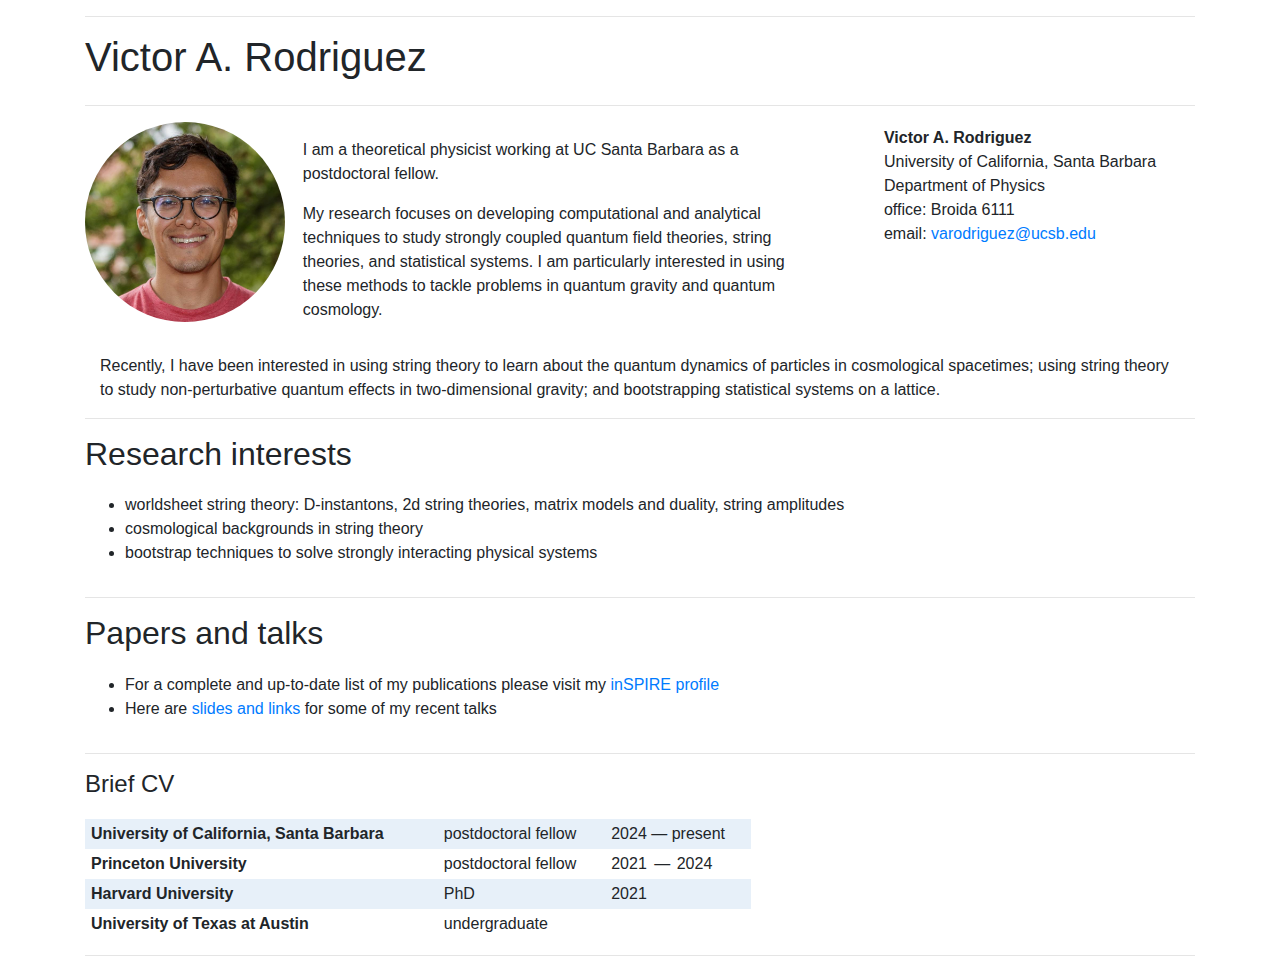
<file: index.html>
<!DOCTYPE html>
<html lang="en">
  <head>
    <meta charset="UTF-8">
    <meta http-equiv="X-UA-Compatible" content="IE=edge">
    <meta name="viewport" content="width=device-width, initial-scale=1">
    <meta name="description" content="Victor Rodriguez's research in string theory, quantum gravity, and cosmology.">
    <meta name="robots" content="index, follow">
    <title>Victor A. Rodriguez | Theoretical Physicist</title>
    <meta property="og:title" content="Victor A. Rodriguez | Theoretical Physicist">
    <meta property="og:description" content="Research in string theory, quantum gravity, and cosmology.">
    <meta property="og:type" content="website">
    <meta property="og:url" content="https://rodriguez-va.github.io/">
    <!-- You can also include an image -->
    <!-- <meta property="og:image" content="https://rodriguez-va.github.io/images/preview.png"> -->
    <meta name="google-site-verification" content="QH4piw2P3mcD8QZq7MRlnBHwqqLN_sIdfmC8iufqxD4" />
    <link rel="icon" href="images/favicon.ico" type="image/x-icon">
    <link rel="shortcut icon" href="images/favicon.ico" type="image/x-icon">
    <!-- Bootstrap -->
    <link href="css/bootstrap-4.4.1.css" rel="stylesheet">
	  <!-- myclasses -->
<!--    <link href="css/myclasses.css">-->
	<style>
	table {
/*	  font-family: arial, sans-serif;*/
	  border-collapse: collapse;
	  width: 60%;
	}

	td, th {
/*	  border: 1px solid #dddddd;*/
	  text-align: left;
	  padding: 3px 6px;
	}

	tr:nth-child(odd) {
	  background-color: #E7F0F9;
	}
    
.clipped {
   clip-path: circle();
/*
   height: 200px;
   width: 200px;
*/
}
    
.circular--portrait {
  position: relative;
  overflow: hidden;
  width: 200px;
  height: 200px;
  border-radius: 50%;
}

.circular--portrait img {
  width: 100%;
  height: auto;
  margin-top: -10px;
}
    
.circle-image {
  width: 200px;
  height: 200px;
  border-radius: 50%;
  overflow: hidden;
/*  position: relative;*/
}
.circle-image img {
  width: 100%;
  height: 100%;
  object-fit: cover;
  object-position: center;
}
    
	</style>
  </head>
  <body>
    <div class="container">
      <hr>
      <div class="row">
        <div class="col-6">
<!--          <h1>Victor A. Rodriguez&nbsp;</h1>-->
          <a href="index.html" style="text-decoration:none;color:inherit;" ><h1>Victor A. Rodriguez&nbsp;</h1></a>
        </div>
<!--
        <div class="col-6">
          <p class="text-right"><a href="">Download my Resume</a></p>
        </div>
-->
      </div>
      <hr>
      <div class="row">
        <div class="col-md-8 col-sm-12">
          <div class="media">
<!--
            <div class="circular--portrait">
              <img src="images/bix1.png"/>
            </div> 
-->
<!--
            <div class="circle-image">
              <img src="images/bix1.png"/>
            </div> 
-->
<!-- PIC: Display one picture at random    -->
<!--              <div class="circle-image">  -->
              <div class="circular--portrait">
                <img id="randomImage" src="" alt="Random Circular Image">
              </div>
              <script>
                // Array of image URLs
                const imageUrls = [
                  'images/bix1.jpg',
                  'images/bix2.jpg',
                  'images/bix3.jpg'
                ];

                // Get a random index from the imageUrls array
                const randomIndex = Math.floor(Math.random() * imageUrls.length);

                // Set the src attribute of the img element to the randomly chosen image URL
                const randomImage = document.getElementById('randomImage');
                randomImage.src = imageUrls[randomIndex];
              </script>
            
            &nbsp;&nbsp;&nbsp;&nbsp;
            <div class="media-body">
              <p></p>
              <p> I am a theoretical physicist working at UC Santa Barbara as a postdoctoral fellow. </p>
              <!-- <p> The two main subjects of my research are fundamental aspects of string theory and bootstrap techniques to solve strongly coupled physical systems. </p> -->
              <p> My research focuses on developing computational and analytical techniques to study strongly coupled quantum field theories, string theories, and statistical systems. I am particularly interested in using these methods to tackle problems in quantum gravity and quantum cosmology.
            </div> 
        </div>

</div>
        <div class="col-md-4 col-sm-12">
          <div class="row justify-content-md-around m-1">
            <address>
              <strong>Victor A. Rodriguez</strong><br>
<!--              Future Faculty in the Physical Sciences fellow <br>-->
              University of California, Santa Barbara <br>
              Department of Physics  <br>
              office: Broida 6111 <br>
              email: <a href="mailto:#">varodriguez@ucsb.edu</a>
            </address>
          </div>
        </div>
      </div>
      
      <div class="col-md-12 col-sm-12 col-xl-12">
        <p></p>
        <p> Recently, I have been interested in using string theory to learn about the quantum dynamics of particles in cosmological spacetimes; using string theory to study non-perturbative quantum effects in two-dimensional gravity; and bootstrapping statistical systems on a lattice.&nbsp;</p>
      </div>
      <hr>

      
      
      
<!-- RESEARCH INTERESTS -->
	  <div class="row">
        <div class="col-md-12 col-sm-12">
          <h2 style="margin-bottom: 20px;">Research interests</h2>
<!--
			<h2 >Research interests</h2>
			<br>
-->
			<ul>
<!--			  <li> worldsheet string perturbation theory 	</li>-->
        <li> worldsheet string  theory: D-instantons, 2d string theories, matrix models and duality, string amplitudes 	</li>
			  <li> cosmological backgrounds in string theory  </li>
			  <li> bootstrap techniques to solve strongly interacting physical systems 	</li>
			</ul>
        </div>
      </div>
      <hr>

<!-- PUBLICATIONS -->
	  <div class="row">
        <div class="col-md-12 col-sm-12">
          <h2 style="margin-bottom: 20px;">Papers and talks</h2>
			<ul>
			  <li> For a complete and up-to-date list of my publications please visit my <a href="https://inspirehep.net/authors/2020367?ui-citation-summary=true" target="_blank">inSPIRE profile</a> 	</li>
			  <li> Here are <a href="talks.html">slides and links</a> for some of my recent talks 	</li>
<!--			  <li> Click here for old code that I used in previous papers	</li>-->
			</ul>
        </div>
      </div>
      <hr>
		
<!-- CV etc -->
	  <div class="row">
        <div class="col-md-12 col-sm-12">
          <h4 style="margin-bottom: 20px;">Brief CV</h4>
		    </div>
    </div>
  <table>
  <tr>
  <!-- <td> <strong>University of California, Santa Barbara</strong> </td> -->
  <td><span style="font-weight: 600;">University of California, Santa Barbara</span></td>
  <td> postdoctoral fellow </td> 
  <td> 2024 <span>&#8212;</span> present </td>
  </tr>
  <tr>
  <!-- <td> <strong>Princeton University</strong> </td> -->
  <td> <span style="font-weight: 600;">Princeton University</span></td>
	<td> postdoctoral fellow </td> 
	<td> 2021 <span style="margin-left: 3px; margin-right: 2px;">&#8212;</span> 2024 </td>
  </tr>
  <tr>
  <!-- <td> <strong>Harvard University</strong> </td> -->
  <td> <span style="font-weight: 600;">Harvard University</span></td>
  <td> PhD </td>
	<td> 2021 </td>
  </tr>
  <tr>
	<!-- <td> <strong>University of Texas at Austin</strong> </td> -->
  <td><span style="font-weight: 600;">University of Texas at Austin</span></td>
  <td> undergraduate </td> 
	<td>  </td>
  </tr>
  </table>
  <hr>	
		

<!-- from template -->
<!--
      <div class="row">
        <div class="col-md-6 col-sm-12">
          <h2>Education</h2>
          <hr>
          <div class="row">
            <div class="col-6">
              <h4>College of Web Design</h4>
            </div>
            <div class="col-6">
              <h5 class="text-right"><span aria-hidden="true"></span> Jan 2002 - Dec 2006</h5>
            </div>
          </div>
          <h5><span class="badge badge-secondary">Bachelors</span></h5>
          <p>Lorem ipsum dolor sit amet, consectetur adipisicing elit. Sint, recusandae, corporis, tempore nam fugit deleniti sequi excepturi quod repellat laboriosam soluta laudantium amet dicta non ratione distinctio nihil dignissimos esse!</p>
          <div class="row">
            <div class="col-6">
              <h4>University of Web Design</h4>
            </div>
            <div class="col-6">
              <h5 class="text-right"><span aria-hidden="true"></span> Jan 2007 - Dec 2008</h5>
            </div>
          </div>
          <h5><span class="badge badge-secondary">Masters</span></h5>
          <p>Lorem ipsum dolor sit amet, consectetur adipisicing elit. Sint, recusandae, corporis, tempore nam fugit deleniti sequi excepturi quod repellat laboriosam soluta laudantium amet dicta non ratione distinctio nihil dignissimos esse!</p>
        </div>
        <div class="col-md-6 col-sm-12">
          <h2>Skill Set</h2>
          <hr>
        </div>
      </div>
      <hr>


      <h2>Work Experience</h2>
      <hr>
      <div class="row">
        <div class="col-md-6 col-sm-12">
          <div class="row">
            <div class="col-5">
              <h4>ABC Corp.</h4>
            </div>
            <div class="col-6">
              <h5 class="text-right"><span aria-hidden="true"></span> Jan 2002 - Dec 2006</h5>
            </div>
          </div>
          <h5><span class="badge badge-secondary">Web Developer</span></h5>
          <p>Lorem ipsum dolor sit amet, consectetur adipisicing elit. Sint, recusandae, corporis, tempore nam fugit deleniti sequi excepturi quod repellat laboriosam soluta laudantium amet dicta non ratione distinctio nihil dignissimos esse!</p>
          <ul>
            <li>Lorem ipsum dolor sit amet.</li>
            <li>Lorem ipsum dolor sit amet, consectetur.</li>
            <li>Lorem ipsum dolor sit amet, consectetur adipisicing.</li>
          </ul>
        </div>
        <div class="col-md-6 col-sm-12">
          <div class="row">
            <div class="col-5">
              <h4>XYZ Corp.</h4>
            </div>
            <div class="col-6">
              <h5 class="text-right"><span aria-hidden="true"></span> Jan 2002 - Dec 2006</h5>
            </div>
          </div>
          <h5><span class="badge badge-secondary">Senior Web Developer</span></h5>
          <p>Lorem ipsum dolor sit amet, consectetur adipisicing elit. Sint, recusandae, corporis, tempore nam fugit deleniti sequi excepturi quod repellat laboriosam soluta laudantium amet dicta non ratione distinctio nihil dignissimos esse!</p>
          <ul>
            <li>Lorem ipsum dolor sit amet.</li>
            <li>Lorem ipsum dolor sit amet, consectetur.</li>
            <li>Lorem ipsum dolor sit amet, consectetur adipisicing.</li>
          </ul>
        </div>
      </div>
      <hr>
      <h2>Portfolio</h2>
      <hr>
      <div class="container">
        <div class="row text-center">
          <div class="col-sm-4 col-12 p-0"><img class="img-thumbnail"  src="images/300X200.gif" alt=""></div>
          <div class="col-sm-4 col-12 p-0"><img class="img-thumbnail"  src="images/300X200.gif" alt=""></div>
          <div class="col-sm-4 col-12 p-0"><img class="img-thumbnail"  src="images/300X200.gif" alt=""></div>
        </div>
        <div class="row text-center">
          <div class="col-sm-4 col-12 p-0"><img class="img-thumbnail"  src="images/300X200.gif" alt=""></div>
          <div class="col-sm-4 col-12 p-0"><img class="img-thumbnail"  src="images/300X200.gif" alt=""></div>
          <div class="col-sm-4 col-12 p-0"><img class="img-thumbnail"  src="images/300X200.gif" alt=""></div>
        </div>
      </div>
      <hr>
-->

<!--
      <h2>Contact</h2>
      <hr>
      <div class="container">
        <div class="row justify-content-center">
          <div class="col-lg-8  col-12 jumbotron">
            <form>
              <div class="form-group">
                <label for="name">Name</label>
                <input type="text" class="form-control" id="name" name="name" placeholder="Name">
              </div>
              <div class="form-group">
                <label for="email">E-Mail</label>
                <input type="email" class="form-control" id="email" name="email" placeholder="Email Address" aria-describedby="emailHelp">
                <span id="emailHelp" class="form-text text-muted" style="display: none;">Please enter a valid e-mail address.</span>
              </div>
              <div class="form-group">
                <label for="message">Message</label>
                <textarea rows="10" cols="100" class="form-control" id="message" name="message" placeholder="Message" aria-describedby="messageHelp"></textarea>
                <span id="messageHelp" class="form-text text-muted" style="display: none;">Please enter a message.</span>
              </div>
              <div class="text-center">
                <button type="submit" class="btn btn-primary">Submit</button>
              </div>
            </form>
          </div>
        </div>
      </div>
      <hr>
-->
      
      <footer class="text-center">
        <div class="container">
          <div class="row">
            <div class="col-12">
<!--              <p>Copyright © vrodriguez. All rights reserved.</p>-->
<!--              <p>Copyright © vrodriguez </p>-->
            </div>
          </div>
        </div>
      </footer>
    </div>
    <!-- jQuery (necessary for Bootstrap's JavaScript plugins) -->
    <script src="js/jquery-3.4.1.min.js"></script>
    <!-- Include all compiled plugins (below), or include individual files as needed -->
    <script src="js/popper.min.js"></script>
    <script src="js/bootstrap-4.4.1.js"></script>
  </body>
</html>
</file>
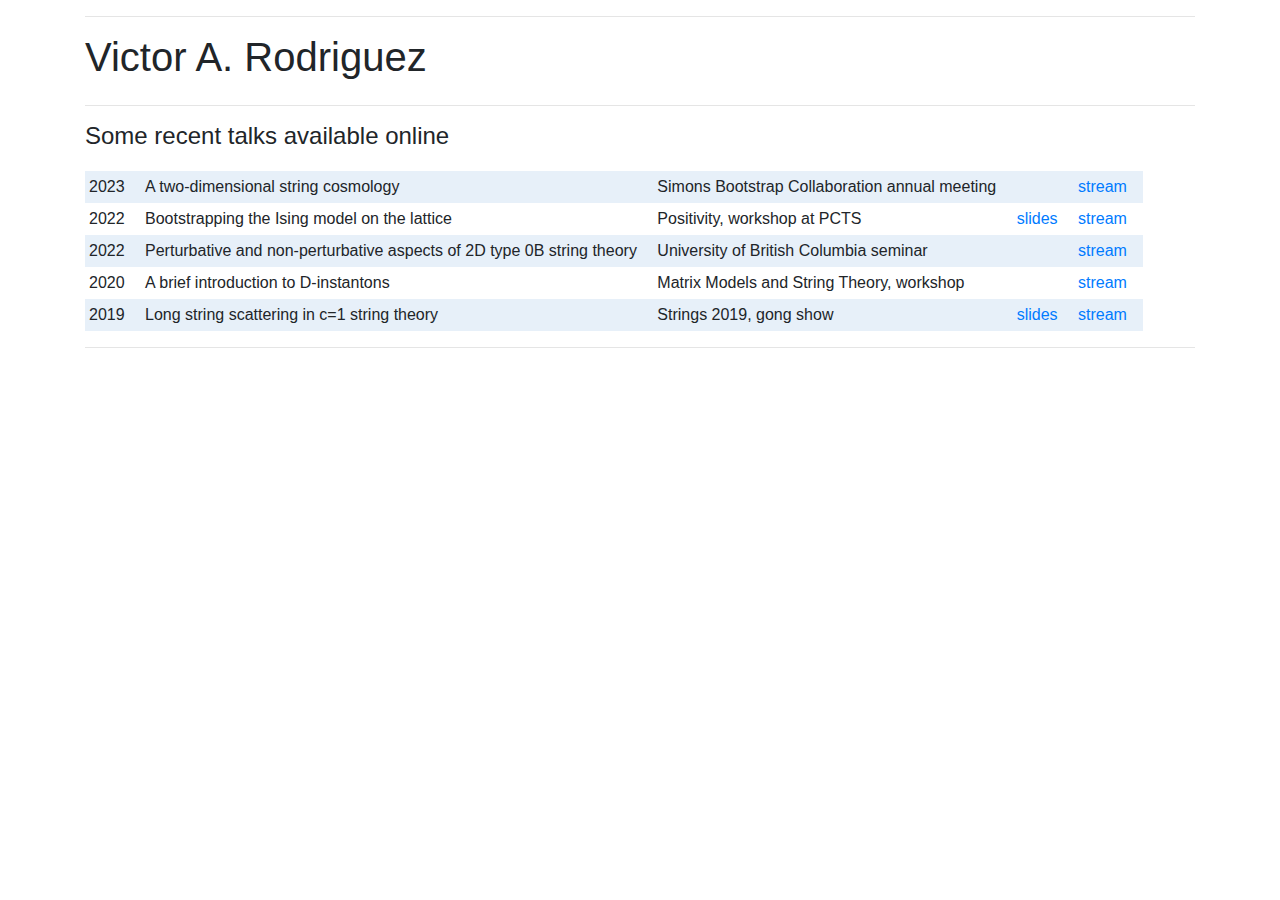
<file: talks.html>
<!doctype html>
<html>
<head>
<meta charset="UTF-8">
<meta http-equiv="X-UA-Compatible" content="IE=edge">
<meta name="viewport" content="width=device-width, initial-scale=1">
<title>VAR talks</title>
<link rel="icon" href="images/favicon.ico" type="image/x-icon">
<link rel="shortcut icon" href="images/favicon.ico" type="image/x-icon">
<link href="css/bootstrap-4.4.1.css" rel="stylesheet">
	
<style>
	table {
/*	  font-family: arial, sans-serif;*/
	  border-collapse: collapse;
/*	  width: 100%;*/
	}

	td, th {
/*	  border: 1px solid #dddddd;*/
	  text-align: left;
	  padding: 4px;
	}

	tr:nth-child(odd) {
	  background-color: #E7F0F9;
	}
</style>
	
</head>
	
<div class="container">
<hr>
  <div class="row">
    <div class="col-6">
<!--      <h1>Victor A. Rodriguez&nbsp;</h1>-->
      <a href="index.html" style="text-decoration:none;color:inherit;" ><h1>Victor A. Rodriguez&nbsp;</h1></a>
    </div>
  </div>
<hr>

<div class="row">
  <div class="col-md-12 col-sm-12">
    <h4 style="margin-bottom: 20px;">Some recent talks available online</h4>
  </div>
</div>

<table>
  <tr>
	<td> 2023 &ensp; </td>
    <td> A two-dimensional string cosmology &ensp; </td> 
    <td> Simons Bootstrap Collaboration annual meeting &ensp; </td>
    <td> &ensp; </td>
    <td> <a href="https://www.youtube.com/watch?v=bOqtUJ9cOU0" target="_blank">stream</a> &ensp; </td>
  </tr>
  <tr>
    <td> 2022 </td>
    <td> Bootstrapping the Ising model on the lattice &ensp; </td> 
    <td> Positivity, workshop at PCTS &ensp; </td>
    <td> <a href="talks/2022VictorRodriguez_Positivity_LatticeBootstrap.pdf"> slides </a> &ensp; </td>
    <td> <a href="https://www.youtube.com/watch?v=HgIy1FbsEk4" target="_blank">stream</a> &ensp; </td>
  </tr>
  <tr>
    <td> 2022 </td>
    <td> Perturbative and non-perturbative aspects of 2D type 0B string theory &ensp; </td> 
    <td> University of British Columbia seminar &ensp; </td>
    <td>  &ensp; </td>
    <td> <a href="https://www.youtube.com/watch?v=J8VSztR19Ws&t=82s" target="_blank">stream</a> &ensp; </td>
  </tr>
  <tr>
    <td> 2020 </td>
    <td> A brief introduction to D-instantons &ensp; </td> 
    <td> Matrix Models and String Theory, workshop &ensp; </td>
    <td> &ensp; </td>
    <td> <a href="https://youtu.be/0Nj-T8lgB4E?t=2" target="_blank">stream</a> &ensp; </td>
  </tr>
  <tr>
    <td> 2019 </td>
    <td> Long string scattering in c=1 string theory &ensp; </td> 
    <td> Strings 2019, gong show &ensp; </td>
    <td> <a href="talks/2019VictorRodriguez_Strings2019_c1LongStrings.pdf"> slides </a> &ensp; </td>
    <td> <a href="https://youtu.be/oDli4JkvoSE?t=4620" target="_blank">stream</a> &ensp; </td>
  </tr>
</table>
<hr>	
	
	
</div>

<body>
</body>
</html>
</file>
<file: css/myclasses.css>
/* CSS Document */
img.rounded {
  object-fit: cover;
  border-radius: 50%;
  height: 200px;
  width: 200px;
}
</file>
